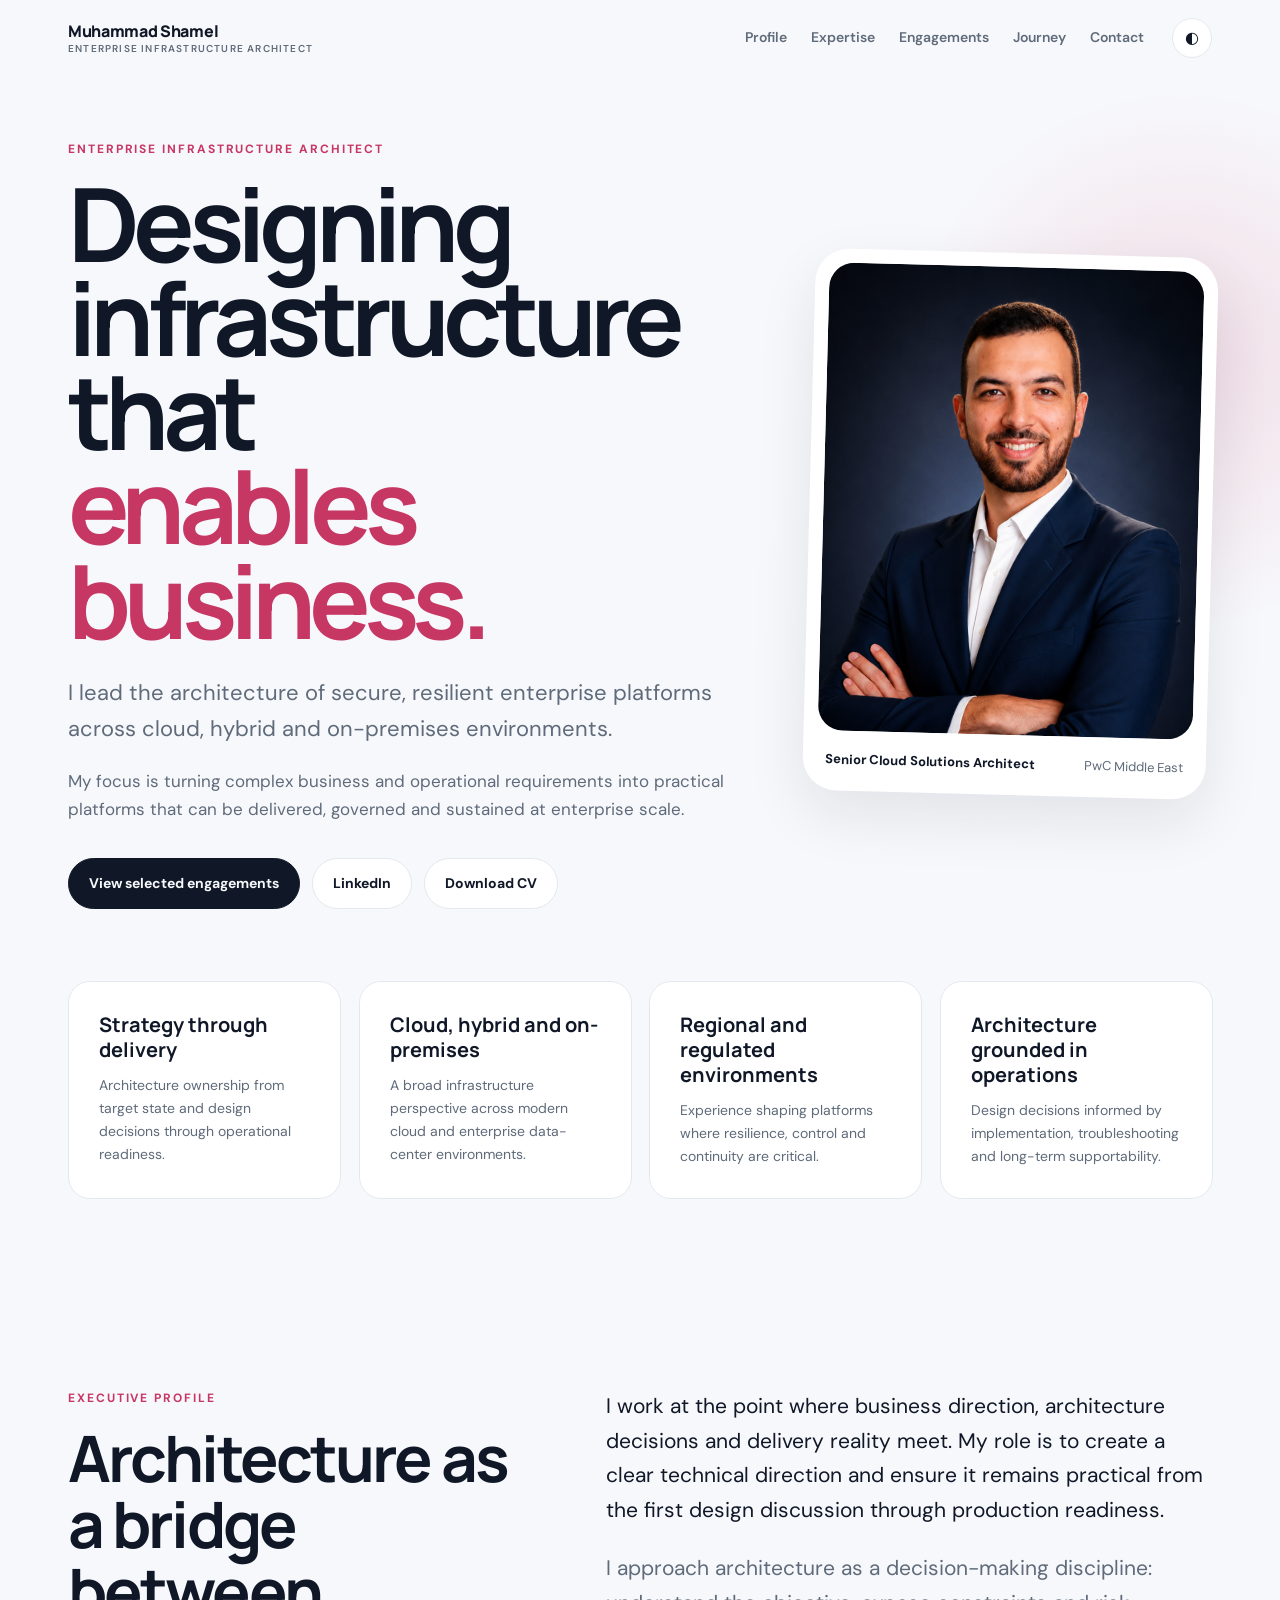
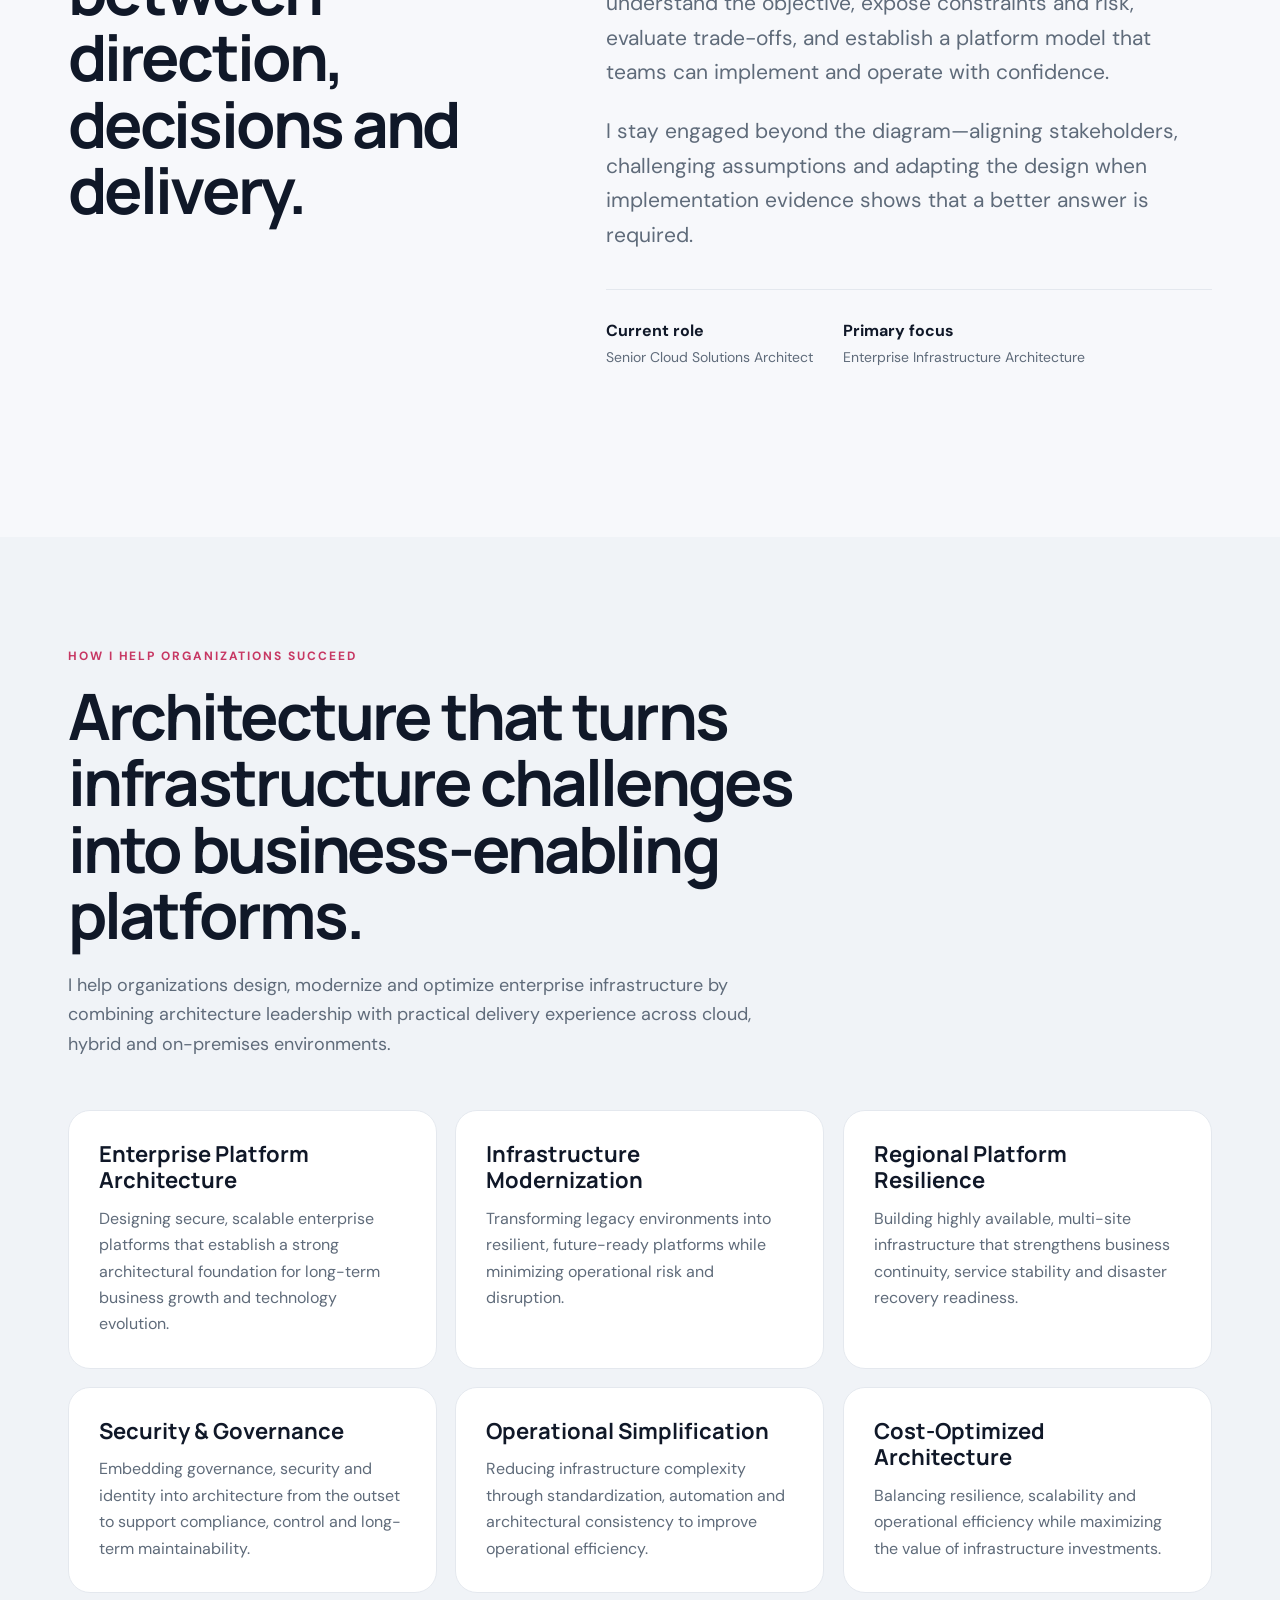
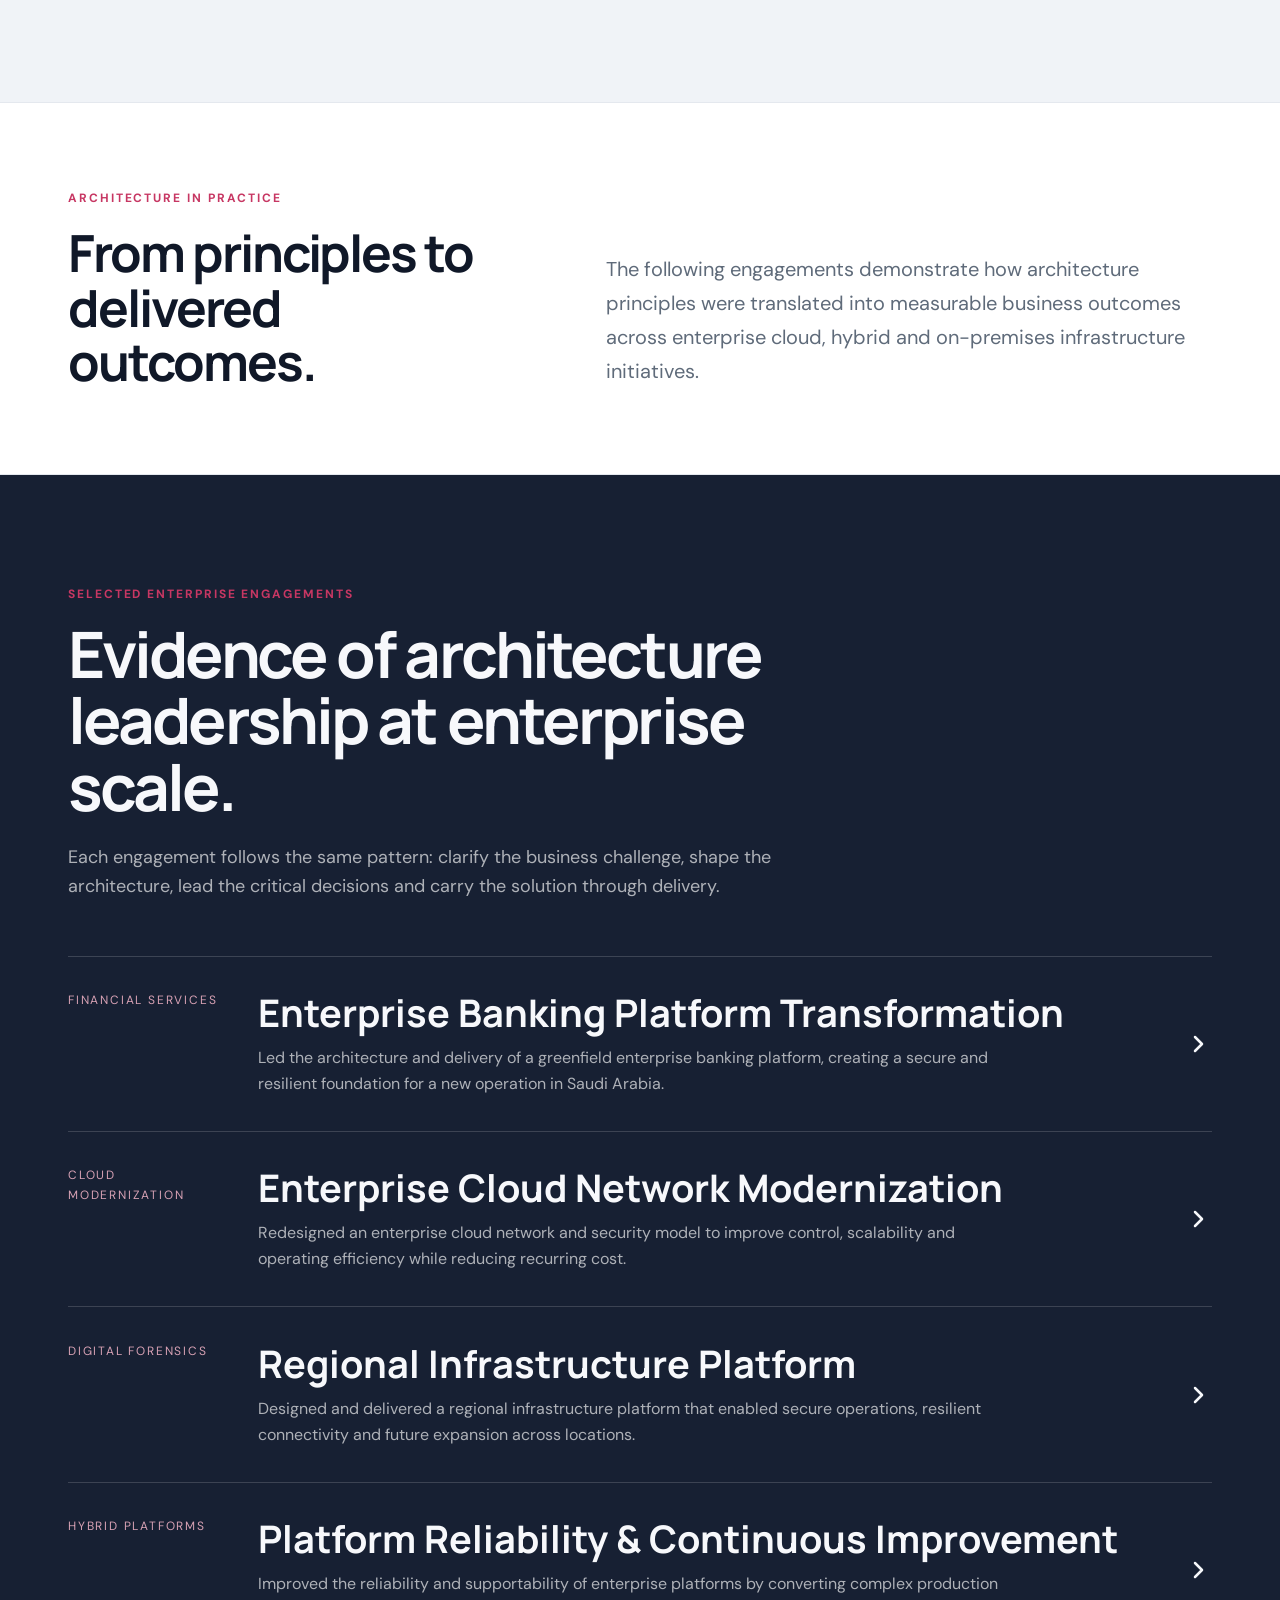
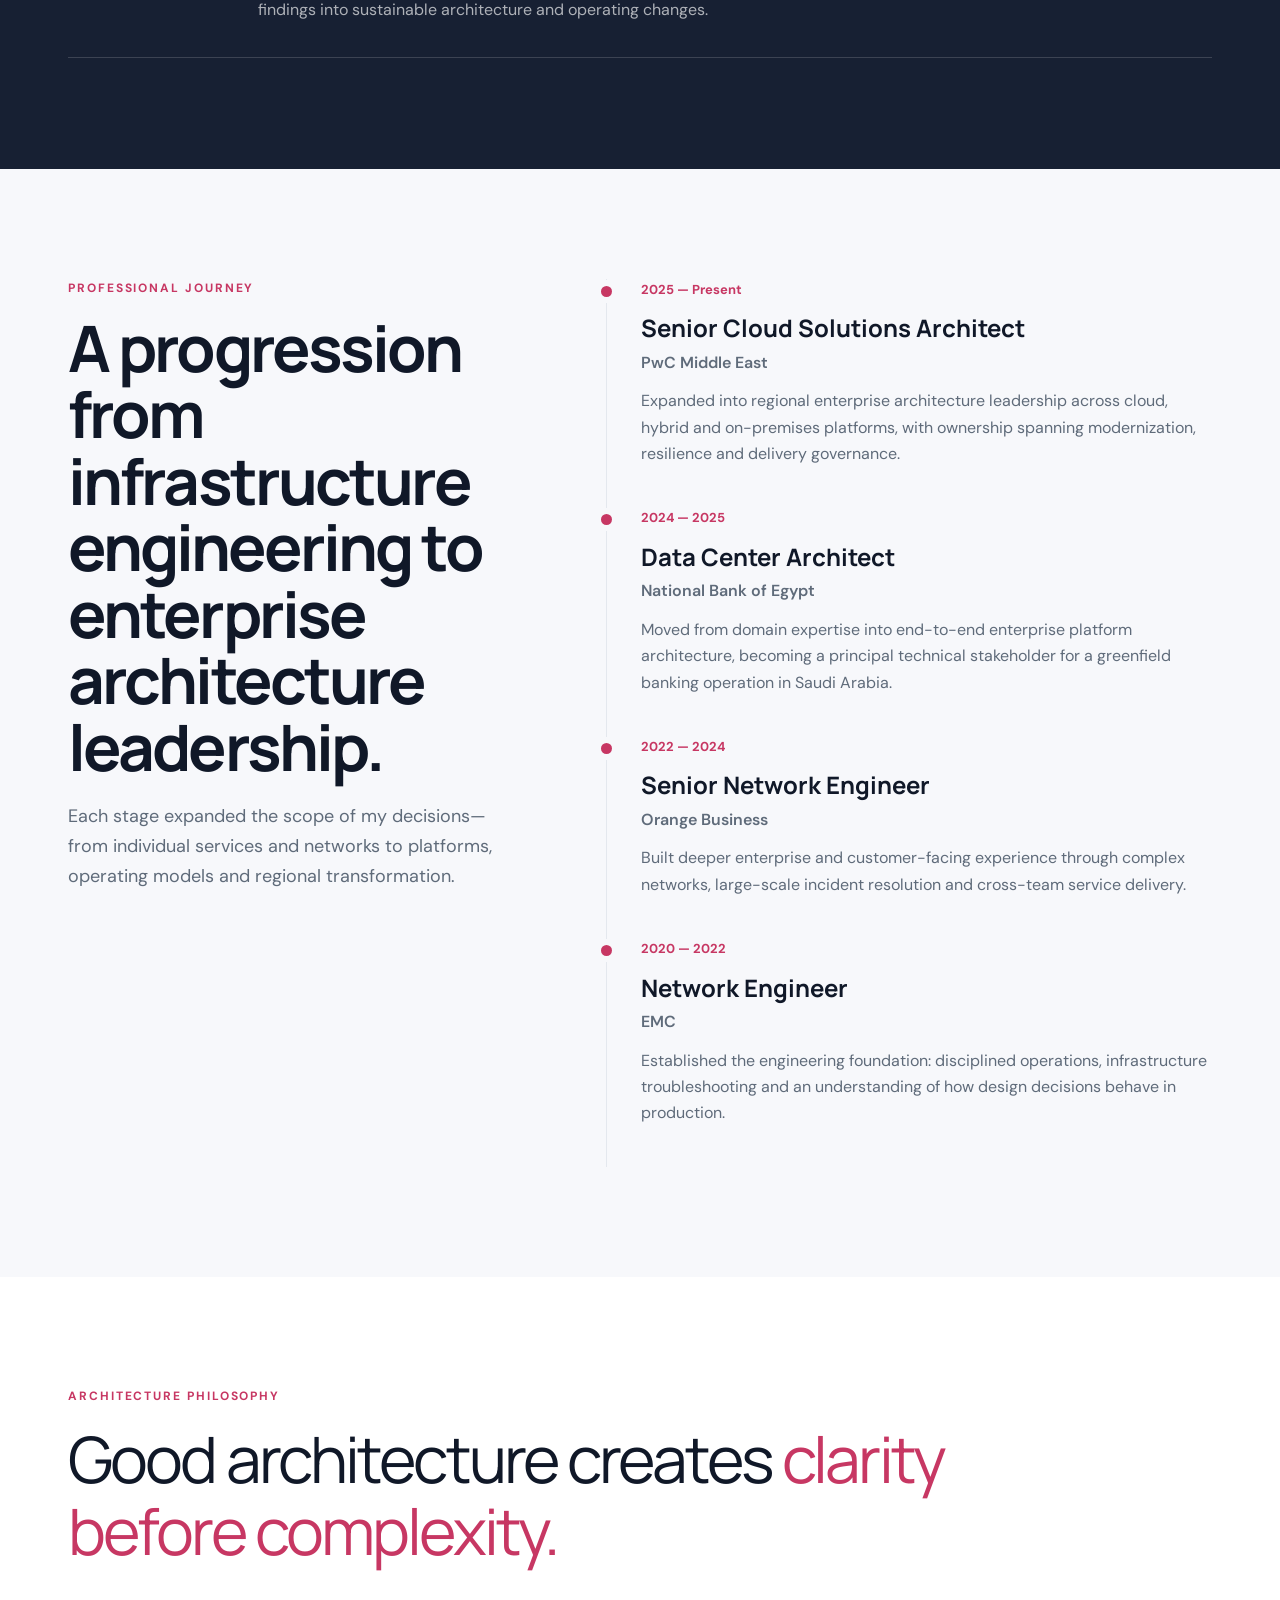
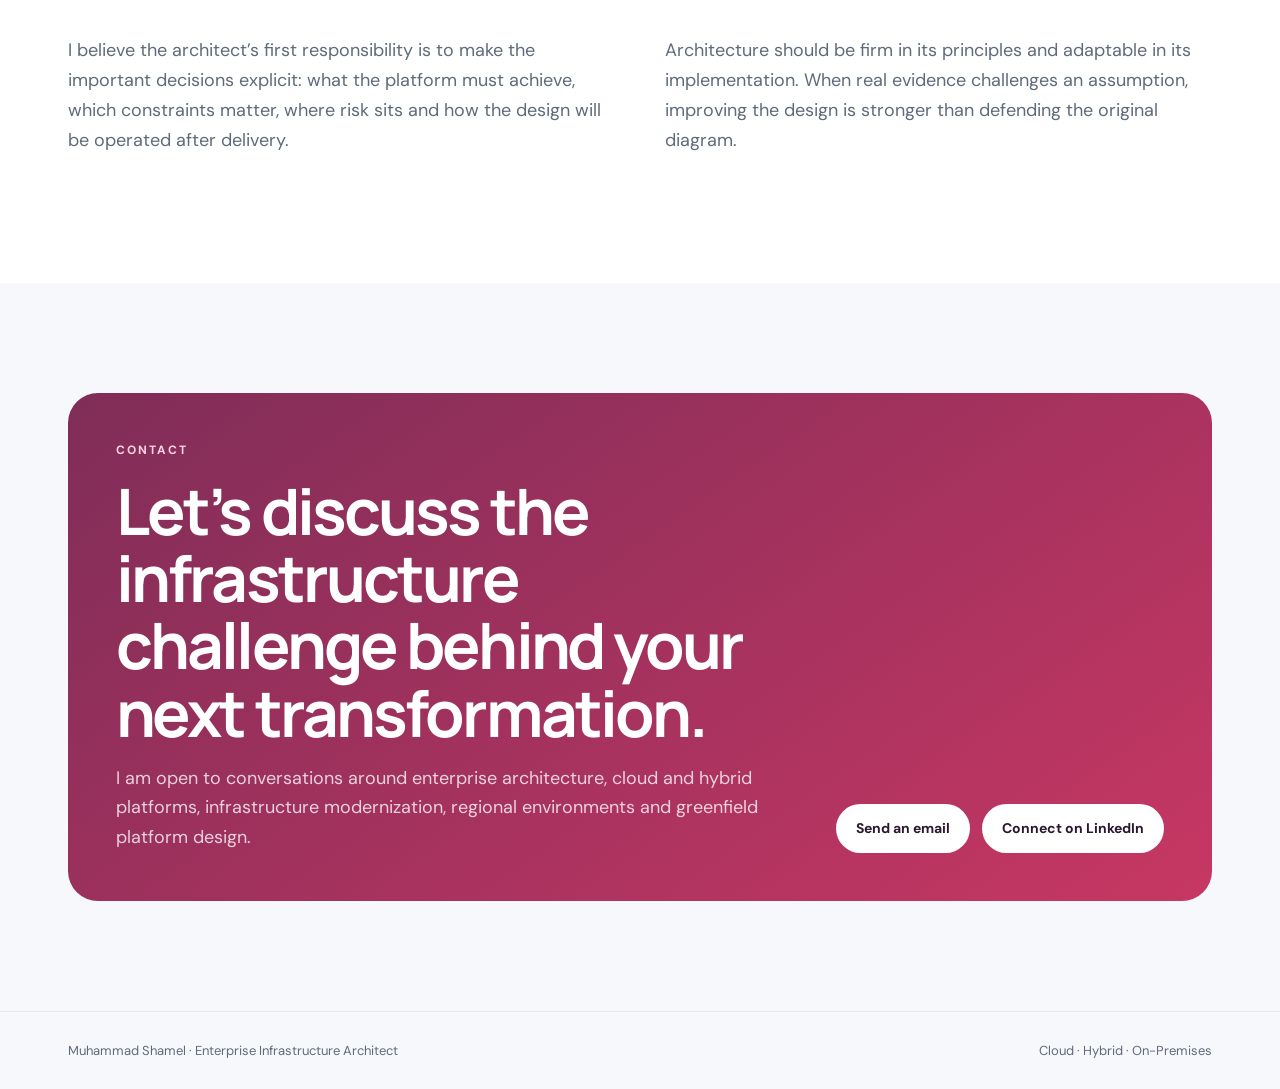
<file: docs/index.html>
<!DOCTYPE html>

<html data-theme="light" lang="en">
<head>
<meta charset="utf-8"/>
<meta content="width=device-width,initial-scale=1" name="viewport"/>
<title>Muhammad Shamel | Enterprise Infrastructure Architect</title>
<meta content="Enterprise Infrastructure Architect leading secure, resilient cloud, hybrid and on-premises platforms from strategy through delivery." name="description"/>
<link href="https://fonts.googleapis.com" rel="preconnect"/>
<link crossorigin="" href="https://fonts.gstatic.com" rel="preconnect"/>
<link href="https://fonts.googleapis.com/css2?family=DM+Sans:wght@400;500;600;700&amp;family=Manrope:wght@500;600;700;800&amp;display=swap" rel="stylesheet"/>
<link href="css/site.css" rel="stylesheet"/>
<!-- Google Analytics 4 -->
<script async src="https://www.googletagmanager.com/gtag/js?id=G-M8ZXN0602X"></script>
<script>
window.dataLayer = window.dataLayer || [];
function gtag(){dataLayer.push(arguments);}
gtag('js', new Date());
gtag('config', 'G-M8ZXN0602X', { anonymize_ip: true });
</script>
<!-- Microsoft Clarity -->
<script type="text/javascript">
(function(c,l,a,r,i,t,y){
  c[a]=c[a]||function(){(c[a].q=c[a].q||[]).push(arguments)};
  t=l.createElement(r);t.async=1;t.src="https://www.clarity.ms/tag/"+i;
  y=l.getElementsByTagName(r)[0];y.parentNode.insertBefore(t,y);
})(window, document, "clarity", "script", "xvm2myrajs");
</script>
</head>
<body>
<header class="nav" id="nav"><div class="wrap nav-inner"><a class="brand" href="#top"><span data-edit="identity.name">Muhammad Shamel</span><small data-edit="identity.title">Enterprise Infrastructure Architect</small></a><nav class="links"><a href="#profile">Profile</a><a href="#expertise">Expertise</a><a href="#engagements">Engagements</a><a href="#journey">Journey</a><a href="#contact">Contact</a></nav><div class="nav-actions"><button aria-label="Toggle theme" class="icon-btn" id="themeToggle">◐</button><button aria-label="Menu" class="icon-btn menu-btn" id="menuBtn">☰</button></div></div><nav class="mobile" id="mobile"><a href="#profile">Profile</a><a href="#expertise">Expertise</a><a href="#engagements">Engagements</a><a href="#journey">Journey</a><a href="#contact">Contact</a></nav></header>
<main id="top">
<section class="hero"><div class="wrap"><div class="hero-grid"><div class="reveal"><div class="eyebrow" data-edit="hero.eyebrow">Enterprise Infrastructure Architect</div><h1 data-edit="hero.headline">Designing infrastructure that <span>enables business.</span></h1><p class="hero-sub" data-edit="hero.sub">I lead the architecture of secure, resilient enterprise platforms across cloud, hybrid and on-premises environments.</p><p class="hero-copy" data-edit="hero.copy">My focus is turning complex business and operational requirements into practical platforms that can be delivered, governed and sustained at enterprise scale.</p><div class="actions"><a class="btn primary" data-edit="labels.viewEngagements" href="#engagements">View selected engagements</a><a class="btn" data-edit="labels.linkedin" href="https://www.linkedin.com/in/" id="linkedinBtn">LinkedIn</a><a class="btn" data-edit="labels.downloadCv" href="#" id="cvBtn">Download CV</a></div></div><div class="portrait reveal"><div class="portrait-card"><img alt="Muhammad Shamel" id="photo" src="assets/photo.png"/><div class="portrait-meta"><strong data-edit="identity.role">Senior Cloud Solutions Architect</strong><span data-edit="identity.company">PwC Middle East</span></div></div></div></div><div class="impact-strip reveal" id="impactStrip"><div class="impact-item"><strong data-edit="impact.0.title">Strategy through delivery</strong><span data-edit="impact.0.text">Architecture ownership from target state and design decisions through operational readiness.</span></div><div class="impact-item"><strong data-edit="impact.1.title">Cloud, hybrid and on-premises</strong><span data-edit="impact.1.text">A broad infrastructure perspective across modern cloud and enterprise data-center environments.</span></div><div class="impact-item"><strong data-edit="impact.2.title">Regional and regulated environments</strong><span data-edit="impact.2.text">Experience shaping platforms where resilience, control and continuity are critical.</span></div><div class="impact-item"><strong data-edit="impact.3.title">Architecture grounded in operations</strong><span data-edit="impact.3.text">Design decisions informed by implementation, troubleshooting and long-term supportability.</span></div></div></div></section>
<section class="section" id="profile"><div class="wrap profile"><aside class="reveal"><div class="eyebrow" data-edit="sections.profileEyebrow">Executive Profile</div><h2 data-edit="sections.profileHeading">Architecture as a bridge between direction, decisions and delivery.</h2></aside><div class="profile-copy reveal"><p data-edit="profile.p1">I work at the point where business direction, architecture decisions and delivery reality meet. My role is to create a clear technical direction and ensure it remains practical from the first design discussion through production readiness.</p><p data-edit="profile.p2">I approach architecture as a decision-making discipline: understand the objective, expose constraints and risk, evaluate trade-offs, and establish a platform model that teams can implement and operate with confidence.</p><p data-edit="profile.p3">I stay engaged beyond the diagram—aligning stakeholders, challenging assumptions and adapting the design when implementation evidence shows that a better answer is required.</p><div class="signature"><div><b data-edit="labels.currentRole">Current role</b><span data-edit="identity.role">Senior Cloud Solutions Architect</span></div><div><b data-edit="labels.primaryFocus">Primary focus</b><span data-edit="identity.focus">Enterprise Infrastructure Architecture</span></div><div><b data-edit="labels.platforms"><br/></b><span data-edit="identity.platforms"></span></div></div></div></div></section>

<section class="section expertise-section" id="expertise"><div class="wrap"><div class="eyebrow reveal" data-edit="sections.expertiseEyebrow">How I Help Organizations Succeed</div><h2 class="reveal" data-edit="sections.expertiseHeading">Architecture that turns infrastructure challenges into business-enabling platforms.</h2><p class="lead reveal" data-edit="sections.expertiseLead">I help organizations design, modernize and optimize enterprise infrastructure by combining architecture leadership with practical delivery experience across cloud, hybrid and on-premises environments.</p><div class="cap-grid" id="expertiseGrid"><article class="cap reveal"><h3 data-edit="expertise.0.title">Enterprise Platform Architecture</h3><p data-edit="expertise.0.text">Designing secure, scalable enterprise platforms that establish a strong architectural foundation for long-term business growth and technology evolution.</p></article><article class="cap reveal"><h3 data-edit="expertise.1.title">Infrastructure Modernization</h3><p data-edit="expertise.1.text">Transforming legacy environments into resilient, future-ready platforms while minimizing operational risk and disruption.</p></article><article class="cap reveal"><h3 data-edit="expertise.2.title">Regional Platform Resilience</h3><p data-edit="expertise.2.text">Building highly available, multi-site infrastructure that strengthens business continuity, service stability and disaster recovery readiness.</p></article><article class="cap reveal"><h3 data-edit="expertise.3.title">Security &amp; Governance</h3><p data-edit="expertise.3.text">Embedding governance, security and identity into architecture from the outset to support compliance, control and long-term maintainability.</p></article><article class="cap reveal"><h3 data-edit="expertise.4.title">Operational Simplification</h3><p data-edit="expertise.4.text">Reducing infrastructure complexity through standardization, automation and architectural consistency to improve operational efficiency.</p></article><article class="cap reveal"><h3 data-edit="expertise.5.title">Cost-Optimized Architecture</h3><p data-edit="expertise.5.text">Balancing resilience, scalability and operational efficiency while maximizing the value of infrastructure investments.</p></article></div></div></section><section class="practice-section" id="practice"><div class="wrap practice-inner reveal"><div><div class="eyebrow" data-edit="sections.practiceEyebrow">Architecture in Practice</div><h2 data-edit="sections.practiceHeading">From principles to delivered outcomes.</h2></div><p data-edit="practice.statement">The following engagements show how architecture principles were translated into delivered platforms and measurable outcomes across banking, cloud modernization, regional infrastructure and enterprise operations.</p></div></section><section class="section engagements" id="engagements"><div class="wrap"><div class="eyebrow reveal" data-edit="sections.engagementsEyebrow">Selected Enterprise Engagements</div><h2 class="reveal" data-edit="sections.engagementsHeading">Evidence of architecture leadership at enterprise scale.</h2><p class="lead reveal" data-edit="sections.engagementsLead">Each engagement follows the same pattern: clarify the business challenge, shape the architecture, lead the critical decisions and carry the solution through delivery.</p><div class="case-list" id="caseList"><article class="case reveal" data-case="0"><div class="sector" data-edit="engagements.0.sector">Financial Services</div><div><h3 data-edit="engagements.0.title">Enterprise Banking Platform Transformation</h3><p data-edit="engagements.0.intro">Led the architecture and delivery of a greenfield enterprise banking platform, creating a secure and resilient foundation for a new operation in Saudi Arabia.</p></div><div class="arrow"><svg aria-hidden="true" focusable="false" viewbox="0 0 24 24"><path d="M9 5l7 7-7 7"></path></svg></div></article><article class="case reveal" data-case="1"><div class="sector" data-edit="engagements.1.sector">Professional Services</div><div><h3 data-edit="engagements.1.title">Enterprise Cloud Network Modernization</h3><p data-edit="engagements.1.intro">Redesigned an enterprise cloud network and security model to improve control, scalability and operating efficiency while reducing recurring cost.</p></div><div class="arrow"><svg aria-hidden="true" focusable="false" viewbox="0 0 24 24"><path d="M9 5l7 7-7 7"></path></svg></div></article><article class="case reveal" data-case="2"><div class="sector" data-edit="engagements.2.sector">Digital Forensics</div><div><h3 data-edit="engagements.2.title">Regional Infrastructure Platform</h3><p data-edit="engagements.2.intro">Designed and delivered a regional infrastructure platform that enabled secure operations, resilient connectivity and future expansion across locations.</p></div><div class="arrow"><svg aria-hidden="true" focusable="false" viewbox="0 0 24 24"><path d="M9 5l7 7-7 7"></path></svg></div></article><article class="case reveal" data-case="3"><div class="sector" data-edit="engagements.3.sector">Enterprise Platforms</div><div><h3 data-edit="engagements.3.title">Platform Reliability &amp; Continuous Improvement</h3><p data-edit="engagements.3.intro">Improved the reliability and supportability of enterprise platforms by converting complex production findings into sustainable architecture and operating changes.</p></div><div class="arrow"><svg aria-hidden="true" focusable="false" viewbox="0 0 24 24"><path d="M9 5l7 7-7 7"></path></svg></div></article></div></div></section>
<section class="section" id="journey"><div class="wrap journey"><div class="reveal"><div class="eyebrow" data-edit="sections.journeyEyebrow">Professional Journey</div><h2 data-edit="sections.journeyHeading">A progression from infrastructure engineering to enterprise architecture leadership.</h2><p class="lead" data-edit="sections.journeyLead">Each stage expanded the scope of my decisions—from individual services and networks to platforms, operating models and regional transformation.</p></div><div class="timeline" id="timeline"><article class="job reveal"><div class="year" data-edit="journey.0.year">2025 — Present</div><h3 data-edit="journey.0.role">Senior Cloud Solutions Architect</h3><div class="org" data-edit="journey.0.org">PwC Middle East</div><p data-edit="journey.0.text">Expanded into regional enterprise architecture leadership across cloud, hybrid and on-premises platforms, with ownership spanning modernization, resilience and delivery governance.</p></article><article class="job reveal"><div class="year" data-edit="journey.1.year">2024 — 2025</div><h3 data-edit="journey.1.role">Data Center Architect</h3><div class="org" data-edit="journey.1.org">National Bank of Egypt</div><p data-edit="journey.1.text">Moved from domain expertise into end-to-end enterprise platform architecture, becoming a principal technical stakeholder for a greenfield banking operation in Saudi Arabia.</p></article><article class="job reveal"><div class="year" data-edit="journey.2.year">2022 — 2024</div><h3 data-edit="journey.2.role">Senior Network Engineer</h3><div class="org" data-edit="journey.2.org">Orange Business</div><p data-edit="journey.2.text">Built deeper enterprise and customer-facing experience through complex networks, large-scale incident resolution and cross-team service delivery.</p></article><article class="job reveal"><div class="year" data-edit="journey.3.year">2020 — 2022</div><h3 data-edit="journey.3.role">Network Engineer</h3><div class="org" data-edit="journey.3.org">EMC</div><p data-edit="journey.3.text">Established the engineering foundation: disciplined operations, infrastructure troubleshooting and an understanding of how design decisions behave in production.</p></article></div></div></section>
<section class="section philosophy"><div class="wrap"><div class="eyebrow reveal" data-edit="sections.philosophyEyebrow">Architecture Philosophy</div><div class="quote reveal" data-edit="philosophy.quote">Good architecture creates <span>clarity before complexity.</span></div><div class="philosophy-grid reveal"><p data-edit="philosophy.p1">I believe the architect’s first responsibility is to make the important decisions explicit: what the platform must achieve, which constraints matter, where risk sits and how the design will be operated after delivery.</p><p data-edit="philosophy.p2">Architecture should be firm in its principles and adaptable in its implementation. When real evidence challenges an assumption, improving the design is stronger than defending the original diagram.</p></div></div></section>
<section class="section" id="contact"><div class="wrap"><div class="contact-card contact-wide reveal"><div class="contact-content"><div class="eyebrow" data-edit="sections.contactEyebrow" style="color:#ffd4e0">Contact</div><h2 data-edit="contact.heading">Let’s discuss the infrastructure challenge behind your next transformation.</h2><p data-edit="contact.copy">I am open to conversations around enterprise architecture, cloud and hybrid platforms, infrastructure modernization, regional environments and greenfield platform design.</p></div><div class="actions"><a class="btn" data-edit="labels.sendEmail" href="mailto:muhammad.shamel@example.com" id="emailBtn">Send an email</a><a class="btn" data-edit="labels.connectLinkedin" href="https://www.linkedin.com/in/" id="contactLinkedin">Connect on LinkedIn</a></div></div></div></section>
</main>
<footer class="footer"><div class="wrap footer-inner"><span data-edit="footer.left">Muhammad Shamel · Enterprise Infrastructure Architect</span><span data-edit="footer.right">Cloud · Hybrid · On-Premises</span></div></footer>
<div class="modal" id="modal"><div class="modal-bg" data-close=""></div><article class="modal-card"><div class="modal-head"><div><div class="eyebrow" id="modalSector"></div><h3 id="modalTitle"></h3></div><button class="close" data-close="">×</button></div><p class="lead" id="modalIntro"></p><div class="case-details" id="modalDetails"></div></article></div>
<div class="toast" id="toast"></div>
<script>
window.SITE_CONFIG = {
  mode: "view",
  contentPath: "data/content.json",
  assetPrefix: ""
};
</script>
<script src="js/site.js"></script>
<script src="js/analytics.js" defer></script>
</body>
</html>
</file>
<file: docs/css/site.css>
:root{--bg:#f7f8fb;--surface:#fff;--surface-2:#f0f3f7;--text:#101828;--muted:#5f6b7a;--line:#e4e8ee;--brand:#c73763;--brand-2:#7f2d58;--dark:#172033;--shadow:0 24px 60px rgba(16,24,40,.09);--radius:22px;--max:1200px;--font:"DM Sans",sans-serif;--display:"Manrope",sans-serif}
html[data-theme="dark"]{--bg:#0d1119;--surface:#141a24;--surface-2:#1a2230;--text:#f5f7fb;--muted:#a7b0bf;--line:#283243;--dark:#f5f7fb;--shadow:0 24px 70px rgba(0,0,0,.32)}
*{box-sizing:border-box}html{scroll-behavior:smooth;scroll-padding-top:82px}body{margin:0;background:var(--bg);color:var(--text);font-family:var(--font);line-height:1.65;-webkit-font-smoothing:antialiased}a{color:inherit;text-decoration:none}button{font:inherit}img{max-width:100%;display:block}.wrap{max-width:var(--max);margin:auto;padding:0 28px}.section{padding:110px 0}.eyebrow{font-size:12px;letter-spacing:.16em;text-transform:uppercase;font-weight:700;color:var(--brand);margin-bottom:16px}.section h2{font-family:var(--display);font-size:clamp(38px,5vw,64px);line-height:1.04;letter-spacing:-.045em;margin:0;max-width:820px}.lead{font-size:18px;color:var(--muted);max-width:720px;margin:22px 0 0}.nav{position:fixed;inset:0 0 auto;z-index:50;background:color-mix(in srgb,var(--bg) 82%,transparent);backdrop-filter:blur(18px);border-bottom:1px solid transparent}.nav.scrolled{border-color:var(--line)}.nav-inner{height:76px;display:flex;align-items:center;gap:28px}.brand{font-family:var(--display);font-weight:800;letter-spacing:-.02em}.brand small{display:block;font-family:var(--font);font-weight:600;color:var(--muted);font-size:10px;letter-spacing:.12em;text-transform:uppercase;margin-top:-3px}.links{display:flex;gap:24px;margin-left:auto;font-size:14px;font-weight:600;color:var(--muted)}.links a:hover,.links a.active{color:var(--text)}.nav-actions{display:flex;gap:8px}.icon-btn{width:40px;height:40px;border:1px solid var(--line);background:var(--surface);border-radius:50%;display:grid;place-items:center;color:var(--text);cursor:pointer}.menu-btn{display:none}.mobile{display:none;padding:8px 28px 20px;background:var(--bg);border-bottom:1px solid var(--line)}.mobile.open{display:block}.mobile a{display:block;padding:13px 0;border-bottom:1px solid var(--line);font-weight:600}
.hero{min-height:100vh;padding:140px 0 80px;display:flex;align-items:center;position:relative;overflow:hidden}.hero:before{content:"";position:absolute;width:560px;height:560px;border-radius:50%;background:radial-gradient(circle,rgba(199,55,99,.14),transparent 68%);right:-180px;top:80px}.hero-grid{display:grid;grid-template-columns:1.25fr .75fr;gap:70px;align-items:center}.hero h1{font-family:var(--display);font-size:clamp(58px,8vw,108px);line-height:.92;letter-spacing:-.065em;margin:0}.hero h1 span{display:block;color:var(--brand)}.hero-sub{font-size:22px;color:var(--muted);max-width:720px;margin:28px 0 0}.hero-copy{font-size:17px;color:var(--muted);max-width:680px;margin:20px 0 0}.actions{display:flex;flex-wrap:wrap;gap:12px;margin-top:34px}.btn{display:inline-flex;align-items:center;justify-content:center;padding:13px 20px;border-radius:999px;font-size:14px;font-weight:700;border:1px solid var(--line);background:var(--surface);cursor:pointer;transition:.2s}.btn:hover{transform:translateY(-2px);box-shadow:0 10px 24px rgba(16,24,40,.08)}.btn.primary{background:var(--text);color:var(--bg);border-color:var(--text)}.portrait{position:relative}.portrait-card{background:var(--surface);border-radius:34px;padding:14px;box-shadow:var(--shadow);transform:rotate(1.5deg)}.portrait-card img{width:100%;aspect-ratio:4/5;object-fit:cover;border-radius:25px;background:var(--surface-2)}.portrait-meta{display:flex;justify-content:space-between;padding:18px 8px 6px;font-size:13px;color:var(--muted)}.portrait-meta strong{color:var(--text)}.impact-strip{margin-top:72px;display:grid;grid-template-columns:repeat(4,1fr);gap:18px;border:0}.impact-item{padding:30px;background:var(--surface);border:1px solid var(--line);border-radius:var(--radius)}.impact-item strong{display:block;font-family:var(--display);font-size:20px;line-height:1.25}.impact-item span{display:block;color:var(--muted);font-size:14px;margin-top:12px}
.profile{display:grid;grid-template-columns:.85fr 1.15fr;gap:90px}.profile aside{position:sticky;top:120px;align-self:start}.profile-copy p{font-size:21px;line-height:1.65;margin:0 0 24px;color:var(--muted)}.profile-copy p:first-child{color:var(--text)}.signature{margin-top:36px;padding-top:28px;border-top:1px solid var(--line);display:flex;gap:30px;flex-wrap:wrap}.signature div{min-width:180px}.signature b{display:block}.signature span{color:var(--muted);font-size:14px}
.cap-grid{display:grid;grid-template-columns:repeat(3,1fr);gap:18px;margin-top:50px}.cap{background:var(--surface);padding:30px;border-radius:var(--radius);border:1px solid var(--line)}.cap-no{display:none!important}.cap h3{font-family:var(--display);font-size:22px;line-height:1.2;margin:0 0 12px}.cap p{color:var(--muted);margin:0}
.engagements{background:var(--dark);color:var(--bg)}html[data-theme="dark"] .engagements{background:#090c12;color:#f7f8fb}.engagements .lead{color:rgba(255,255,255,.65)}.case-list{margin-top:54px;border-top:1px solid rgba(255,255,255,.16)}.case{display:grid;grid-template-columns:160px 1fr 28px;gap:30px;padding:34px 0;border-bottom:1px solid rgba(255,255,255,.16);cursor:pointer}.case .sector{font-size:12px;text-transform:uppercase;letter-spacing:.15em;color:#d7a1b4}.case h3{font-family:var(--display);font-size:clamp(25px,3vw,38px);line-height:1.15;margin:0}.case p{color:rgba(255,255,255,.65);margin:10px 0 0;max-width:760px}.arrow{display:flex;align-items:center;justify-content:center;color:currentColor}.arrow svg{width:24px;height:24px;display:block;fill:none;stroke:currentColor;stroke-width:2.5;stroke-linecap:round;stroke-linejoin:round}.journey{display:grid;grid-template-columns:.85fr 1.15fr;gap:90px}.timeline{border-left:1px solid var(--line);padding-left:34px}.job{position:relative;padding:0 0 40px}.job:before{content:"";position:absolute;left:-40px;top:7px;width:11px;height:11px;border-radius:50%;background:var(--brand);box-shadow:0 0 0 6px var(--bg)}.job .year{color:var(--brand);font-weight:700;font-size:13px}.job h3{font-family:var(--display);font-size:24px;margin:8px 0 2px}.job .org{color:var(--muted);font-weight:600}.job p{color:var(--muted);margin:12px 0 0;max-width:700px}.philosophy{background:var(--surface)}.quote{font-family:var(--display);font-size:clamp(36px,5vw,68px);line-height:1.14;letter-spacing:-.045em;max-width:1050px}.quote span{color:var(--brand)}.philosophy-grid{display:grid;grid-template-columns:1fr 1fr;gap:50px;margin-top:50px;color:var(--muted);font-size:18px}.contact-card{background:linear-gradient(145deg,var(--brand-2),var(--brand));color:white;border-radius:30px;padding:48px}.contact-card p{color:rgba(255,255,255,.78);font-size:18px;max-width:760px;margin:18px 0 0}.contact-card .btn{background:white;color:#2b1730;border:0}.contact-wide{display:flex;align-items:flex-end;justify-content:space-between;gap:48px}.contact-wide h2{font-family:var(--display);font-size:clamp(38px,5vw,64px);line-height:1.05;letter-spacing:-.045em;margin:0;max-width:820px}.contact-wide .actions{margin-top:0;flex-shrink:0}.contact-content{max-width:830px}.footer{padding:28px 0;border-top:1px solid var(--line);color:var(--muted);font-size:13px}.footer-inner{display:flex;justify-content:space-between;gap:20px;flex-wrap:wrap}
.modal{position:fixed;inset:0;z-index:100;display:none;align-items:center;justify-content:center;padding:24px}.modal.open{display:flex}.modal-bg{position:absolute;inset:0;background:rgba(5,10,18,.72);backdrop-filter:blur(8px)}.modal-card{position:relative;background:var(--surface);color:var(--text);width:min(860px,100%);max-height:86vh;overflow:auto;border-radius:28px;padding:38px;box-shadow:var(--shadow)}.modal-head{display:flex;justify-content:space-between;gap:20px}.modal h3{font-family:var(--display);font-size:36px;line-height:1.1;margin:8px 0 0}.close{width:38px;height:38px;border-radius:50%;border:1px solid var(--line);background:var(--surface);cursor:pointer}.case-details{display:grid;grid-template-columns:1fr 1fr;gap:28px;margin-top:30px}.case-details div{padding-top:18px;border-top:1px solid var(--line)}.case-details h4{font-size:12px;text-transform:uppercase;letter-spacing:.12em;color:var(--brand);margin:0 0 10px}.case-details p{color:var(--muted);margin:0}.toast{position:fixed;left:50%;bottom:88px;transform:translate(-50%,20px);opacity:0;z-index:130;background:var(--text);color:var(--bg);padding:11px 18px;border-radius:999px;transition:.2s}.toast.show{opacity:1;transform:translate(-50%,0)}.reveal{opacity:1;transform:none;transition:.7s}.reveal.in{opacity:1;transform:none}
/* Shared interactions: used identically by production and local editor. */
.impact-item,.cap{transition:transform .22s ease,box-shadow .22s ease,border-color .22s ease;will-change:transform}
.impact-item:hover,.cap:hover{transform:translateY(-5px);box-shadow:var(--shadow)}
.case{transition:transform .22s ease;will-change:transform}
.arrow{transition:transform .22s ease;will-change:transform}
.case:hover{transform:translateX(8px)}
.case:hover .arrow{transform:translateX(6px)}
@media(max-width:920px){.links{display:none}.menu-btn{display:grid}.hero-grid,.profile,.journey{grid-template-columns:1fr}.contact-wide{align-items:flex-start;flex-direction:column}.portrait{max-width:430px}.profile aside{position:static}.impact-strip{grid-template-columns:1fr 1fr}.impact-item:nth-child(2){border-right:1px solid var(--line)}.impact-item:nth-child(-n+2){border-bottom:1px solid var(--line)}.cap-grid{grid-template-columns:1fr 1fr}.case{grid-template-columns:110px 1fr 20px}.philosophy-grid{grid-template-columns:1fr}}
@media(max-width:620px){.arrow svg{width:20px;height:20px}.wrap{padding:0 20px}.section{padding:80px 0}.hero{padding-top:120px}.hero h1{font-size:54px}.impact-strip,.cap-grid{grid-template-columns:1fr}.contact-card{padding:30px}.impact-item{border-right:1px solid var(--line);border-bottom:1px solid var(--line)}.case{grid-template-columns:1fr 22px}.case .sector{grid-column:1/-1}.case-details{grid-template-columns:1fr}.modal-card{padding:26px}}
@media(prefers-reduced-motion:reduce){*{scroll-behavior:auto!important;transition:none!important}.reveal{opacity:1;transform:none}}

.expertise-section{background:var(--surface-2)}
.practice-section{padding:86px 0;background:var(--surface);border-top:1px solid var(--line);border-bottom:1px solid var(--line)}
.practice-inner{display:grid;grid-template-columns:.85fr 1.15fr;gap:90px;align-items:end}
.practice-inner h2{font-family:var(--display);font-size:clamp(34px,4vw,54px);line-height:1.06;letter-spacing:-.04em;margin:0;max-width:640px}
.practice-inner p{font-size:20px;line-height:1.7;color:var(--muted);margin:0;max-width:720px}
@media(max-width:920px){.practice-inner{grid-template-columns:1fr;gap:30px;align-items:start}}
@media(max-width:620px){.practice-section{padding:70px 0}.practice-inner p{font-size:18px}}
</file>
